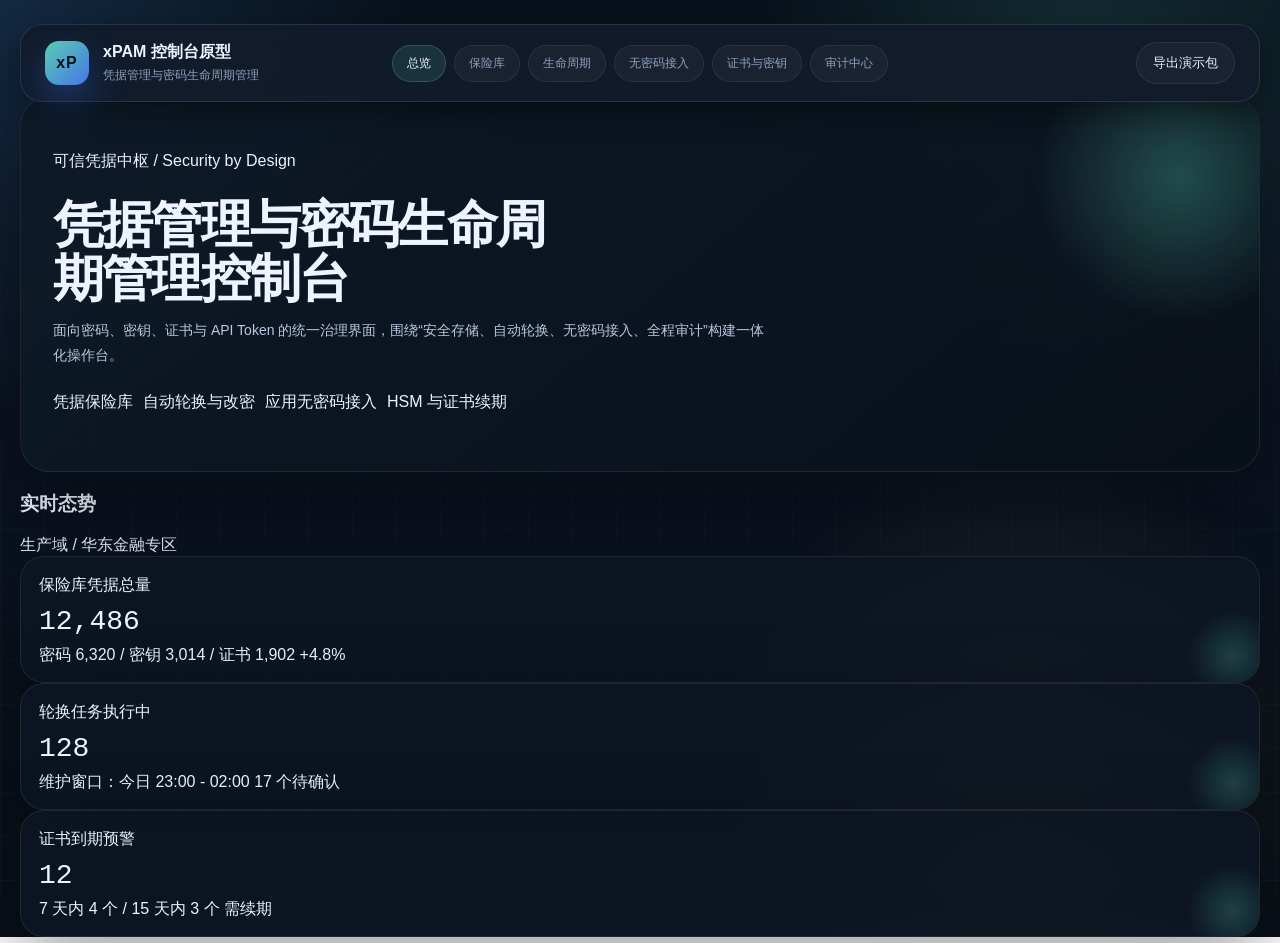
<file: index.html>
<!DOCTYPE html>
<html lang="zh-CN">
  <head>
    <meta charset="UTF-8" />
    <meta name="viewport" content="width=device-width, initial-scale=1.0" />
    <title>xPAM 凭据管理总览</title>
    <link rel="stylesheet" href="./assets/css/common.css" />
  </head>
  <body>
    <div class="shell">
      <nav class="topbar">
        <div class="brand">
          <div class="brand-badge">xP</div>
          <div class="brand-meta">
            <h1>xPAM 控制台原型</h1>
            <p>凭据管理与密码生命周期管理</p>
          </div>
        </div>
        <div class="nav-pills">
          <a href="./index.html" class="pill active">总览</a>
          <a href="./vault.html" class="pill">保险库</a>
          <a href="./lifecycle.html" class="pill">生命周期</a>
          <a href="./passwordless.html" class="pill">无密码接入</a>
          <a href="./cert-key.html" class="pill">证书与密钥</a>
          <a href="./audit.html" class="pill">审计中心</a>
        </div>
        <div class="top-actions">
          <button class="ghost-btn">导出演示包</button>
        </div>
      </nav>

      <header class="hero">
        <div class="hero-tags">
          <span class="tag">可信凭据中枢 / Security by Design</span>
        </div>
        <h2 class="hero-title">凭据管理与密码生命周期管理控制台</h2>
        <p class="hero-desc">
          面向密码、密钥、证书与 API Token 的统一治理界面，围绕“安全存储、自动轮换、无密码接入、全程审计”构建一体化操作台。
        </p>
        <div class="hero-tags" style="margin-top: 24px">
          <span class="tag">凭据保险库</span>
          <span class="tag">自动轮换与改密</span>
          <span class="tag">应用无密码接入</span>
          <span class="tag">HSM 与证书续期</span>
        </div>
      </header>

      <section class="section">
        <div class="section-header">
          <h3>实时态势</h3>
          <span class="section-hint">生产域 / 华东金融专区</span>
        </div>
        <div class="grid-3">
          <div class="metric-card">
            <span class="metric-title">保险库凭据总量</span>
            <div class="metric-value">12,486</div>
            <div class="metric-trend">
              <span>密码 6,320 / 密钥 3,014 / 证书 1,902</span>
              <span class="trend-up">+4.8%</span>
            </div>
          </div>
          <div class="metric-card">
            <span class="metric-title">轮换任务执行中</span>
            <div class="metric-value">128</div>
            <div class="metric-trend">
              <span>维护窗口：今日 23:00 - 02:00</span>
              <span class="trend-info">17 个待确认</span>
            </div>
          </div>
          <div class="metric-card">
            <span class="metric-title">证书到期预警</span>
            <div class="metric-value">12</div>
            <div class="metric-trend">
              <span>7 天内 4 个 / 15 天内 3 个</span>
              <span class="trend-warn">需续期</span>
            </div>
          </div>
        </div>
      </section>
    </div>
  </body>
</html>
</file>
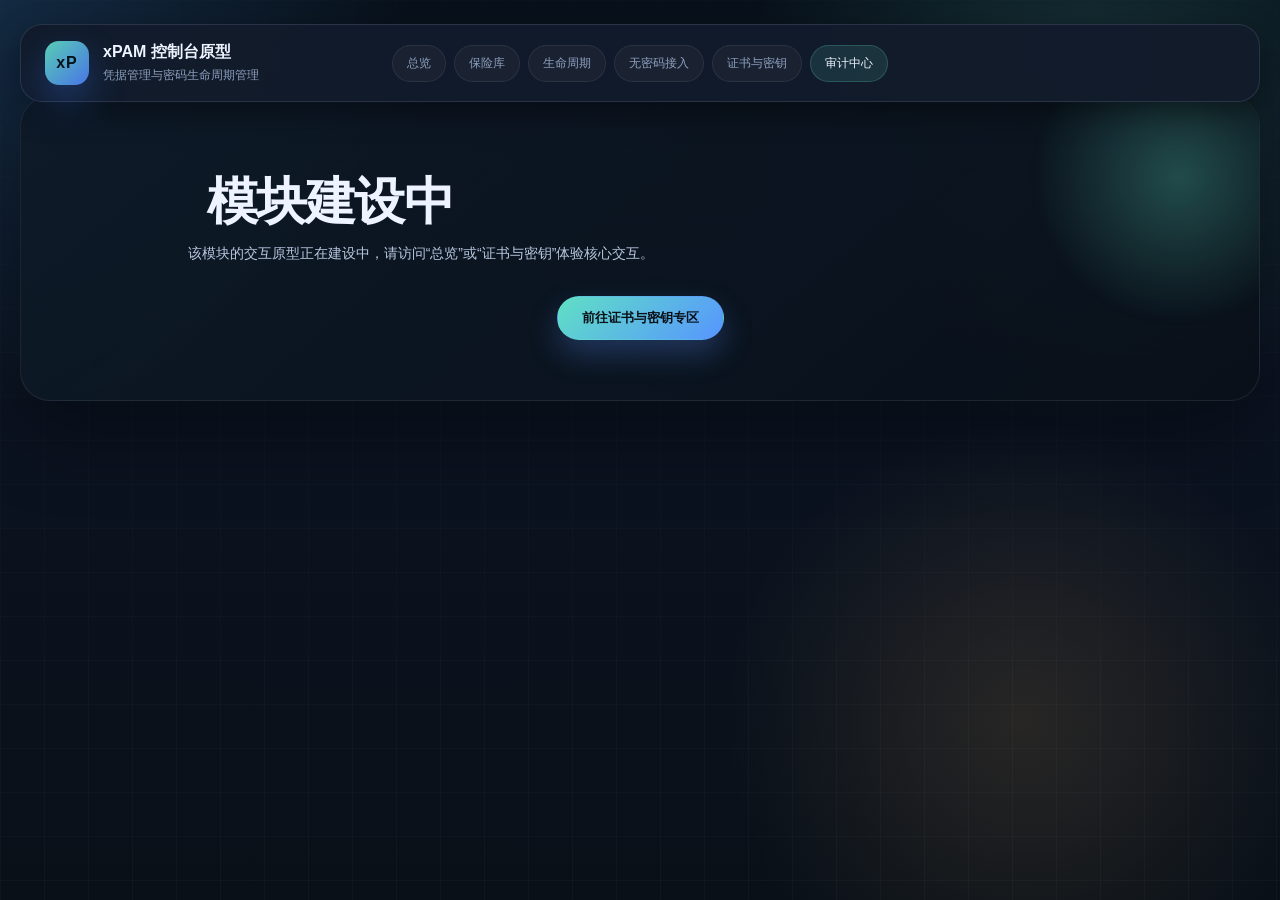
<file: audit.html>
<!DOCTYPE html>
<html lang="zh-CN">
  <head>
    <meta charset="UTF-8" />
    <meta name="viewport" content="width=device-width, initial-scale=1.0" />
    <title>模块建设中 - xPAM</title>
    <link rel="stylesheet" href="./assets/css/common.css" />
  </head>
  <body>
    <div class="shell">
      <nav class="topbar">
        <div class="brand">
          <div class="brand-badge">xP</div>
          <div class="brand-meta">
            <h1>xPAM 控制台原型</h1>
            <p>凭据管理与密码生命周期管理</p>
          </div>
        </div>
        <div class="nav-pills">
          <a href="./index.html" class="pill">总览</a>
          <a href="./vault.html" class="pill">保险库</a>
          <a href="./lifecycle.html" class="pill">生命周期</a>
          <a href="./passwordless.html" class="pill">无密码接入</a>
          <a href="./cert-key.html" class="pill">证书与密钥</a>
          <a href="./audit.html" class="pill active">审计中心</a>
        </div>
      </nav>

      <header class="hero" style="padding: 60px 40px; text-align: center;">
        <h2 class="hero-title">模块建设中</h2>
        <p class="hero-desc">该模块的交互原型正在建设中，请访问“总览”或“证书与密钥”体验核心交互。</p>
        <div style="margin-top: 30px;">
          <a href="./cert-key.html" class="primary-btn" style="padding: 12px 24px; display: inline-block;">前往证书与密钥专区</a>
        </div>
      </header>
    </div>
  </body>
</html>
</file>
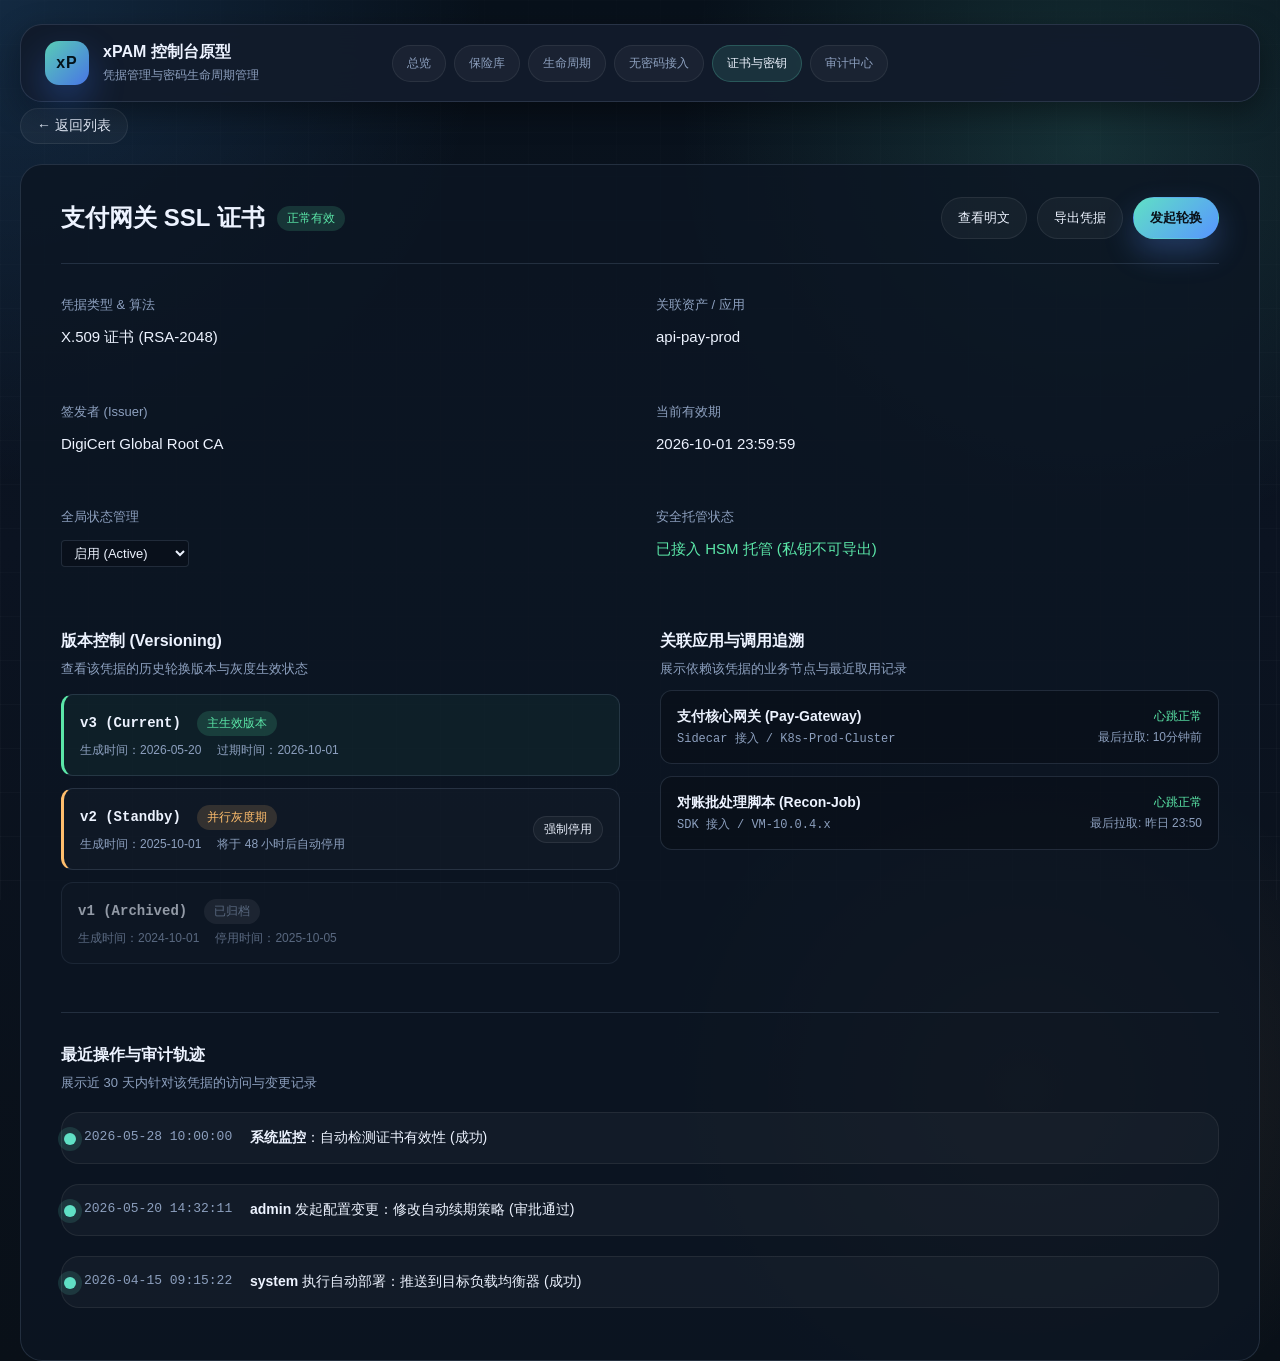
<file: cert-detail.html>
<!DOCTYPE html>
<html lang="zh-CN">
  <head>
    <meta charset="UTF-8" />
    <meta name="viewport" content="width=device-width, initial-scale=1.0" />
    <title>凭据详情 - xPAM</title>
    <link rel="stylesheet" href="./assets/css/common.css" />
    <link rel="stylesheet" href="./assets/css/cert-key.css" />
    <style>
      .detail-container {
        background: var(--panel);
        border: 1px solid var(--line);
        border-radius: var(--radius-lg);
        padding: 32px 40px;
        margin-top: 20px;
      }
      .detail-header {
        display: flex;
        justify-content: space-between;
        align-items: center;
        border-bottom: 1px solid var(--line);
        padding-bottom: 24px;
        margin-bottom: 32px;
      }
      .detail-header h3 {
        margin: 0;
        font-size: 24px;
        display: flex;
        align-items: center;
        gap: 12px;
      }
      .detail-grid {
        display: grid;
        grid-template-columns: repeat(2, 1fr);
        gap: 32px;
      }
      .detail-group {
        display: flex;
        flex-direction: column;
        gap: 8px;
      }
      .detail-label {
        color: var(--muted);
        font-size: 13px;
      }
      .detail-value {
        font-size: 15px;
        color: var(--text);
        word-break: break-all;
      }
      .timeline-section {
        margin-top: 48px;
        border-top: 1px solid var(--line);
        padding-top: 32px;
      }
      .timeline-list {
        margin-top: 20px;
      }
      .timeline-item {
        display: flex;
        gap: 16px;
        margin-bottom: 20px;
      }
      .timeline-time {
        font-family: var(--mono);
        color: var(--muted);
        font-size: 13px;
        width: 150px;
        flex-shrink: 0;
      }
      .timeline-content {
        flex: 1;
        font-size: 14px;
      }
      .status-badge {
        display: inline-block;
        padding: 4px 10px;
        border-radius: 99px;
        font-size: 12px;
        font-weight: 500;
      }
      .status-active { background: rgba(91, 230, 168, 0.15); color: var(--success); }
    </style>
  </head>
  <body>
    <div class="shell">
      <!-- 顶部导航 -->
      <nav class="topbar">
        <div class="brand">
          <div class="brand-badge">xP</div>
          <div class="brand-meta">
            <h1>xPAM 控制台原型</h1>
            <p>凭据管理与密码生命周期管理</p>
          </div>
        </div>
        <div class="nav-pills">
          <a href="./index.html" class="pill">总览</a>
          <a href="./vault.html" class="pill">保险库</a>
          <a href="./lifecycle.html" class="pill">生命周期</a>
          <a href="./passwordless.html" class="pill">无密码接入</a>
          <a href="./cert-key.html" class="pill active">证书与密钥</a>
          <a href="./audit.html" class="pill">审计中心</a>
        </div>
      </nav>

      <!-- 页面导航返回 -->
      <div style="margin-top: 30px;">
        <a href="./cert-key.html" class="ghost-btn" style="padding: 8px 16px; font-size: 14px; display: inline-flex; align-items: center; gap: 8px;">
          ← 返回列表
        </a>
      </div>

      <div class="detail-container">
        <div class="detail-header">
          <h3 id="detailName">
            支付网关 SSL 证书
            <span class="status-badge status-active">正常有效</span>
          </h3>
          <div class="top-actions">
            <button class="ghost-btn" onclick="openActionModal('view')">查看明文</button>
            <button class="ghost-btn" onclick="openActionModal('export')">导出凭据</button>
            <button class="primary-btn" onclick="openActionModal('rotate')">发起轮换</button>
          </div>
        </div>

        <div class="detail-grid">
          <div class="detail-group">
            <div class="detail-label">凭据类型 & 算法</div>
            <div class="detail-value" id="detailType">X.509 证书 (RSA-2048)</div>
          </div>
          <div class="detail-group">
            <div class="detail-label">关联资产 / 应用</div>
            <div class="detail-value" id="detailAsset">api-pay-prod</div>
          </div>
          <div class="detail-group">
            <div class="detail-label">签发者 (Issuer)</div>
            <div class="detail-value">DigiCert Global Root CA</div>
          </div>
          <div class="detail-group">
            <div class="detail-label">当前有效期</div>
            <div class="detail-value" id="detailExpiry">2026-10-01 23:59:59</div>
          </div>
          <div class="detail-group">
            <div class="detail-label">全局状态管理</div>
            <div class="detail-value">
              <select id="statusSelect" style="background: rgba(0,0,0,0.2); border: 1px solid var(--line); color: var(--text); padding: 4px 8px; border-radius: 4px; font-family: inherit; font-size: 13px; outline: none;" onchange="handleStatusChange()">
                <option value="active" selected>启用 (Active)</option>
                <option value="disabled">停用 (Disabled)</option>
                <option value="revoked">吊销 (Revoked)</option>
              </select>
            </div>
          </div>
          <div class="detail-group">
            <div class="detail-label">安全托管状态</div>
            <div class="detail-value" style="color: var(--success);">已接入 HSM 托管 (私钥不可导出)</div>
          </div>
        </div>

        <div class="timeline-section" style="border-top: none; padding-top: 0; margin-top: 40px; display: grid; grid-template-columns: 1fr 1fr; gap: 40px;">
          <!-- 左侧：版本控制 -->
          <div>
            <h4 style="margin: 0 0 8px 0; font-size: 16px;">版本控制 (Versioning)</h4>
            <p style="margin: 0; font-size: 13px; color: var(--muted);">查看该凭据的历史轮换版本与灰度生效状态</p>
            
            <div class="version-list">
              <div class="version-item active">
                <div class="version-info">
                  <div class="version-id">v3 (Current) <span class="status-badge status-active" style="margin-left: 8px;">主生效版本</span></div>
                  <div class="version-meta">
                    <span>生成时间：2026-05-20</span>
                    <span>过期时间：2026-10-01</span>
                  </div>
                </div>
              </div>
              <div class="version-item standby">
                <div class="version-info">
                  <div class="version-id">v2 (Standby) <span class="status-badge status-warning" style="margin-left: 8px;">并行灰度期</span></div>
                  <div class="version-meta">
                    <span>生成时间：2025-10-01</span>
                    <span>将于 48 小时后自动停用</span>
                  </div>
                </div>
                <button class="ghost-btn" style="padding: 4px 10px; font-size: 12px;">强制停用</button>
              </div>
              <div class="version-item" style="opacity: 0.6;">
                <div class="version-info">
                  <div class="version-id">v1 (Archived) <span class="status-badge" style="background: rgba(255,255,255,0.1); color: var(--muted); margin-left: 8px;">已归档</span></div>
                  <div class="version-meta">
                    <span>生成时间：2024-10-01</span>
                    <span>停用时间：2025-10-05</span>
                  </div>
                </div>
              </div>
            </div>
          </div>

          <!-- 右侧：关联调用与追溯 -->
          <div>
            <h4 style="margin: 0 0 8px 0; font-size: 16px;">关联应用与调用追溯</h4>
            <p style="margin: 0; font-size: 13px; color: var(--muted);">展示依赖该凭据的业务节点与最近取用记录</p>
            
            <div class="relation-card">
              <div>
                <strong style="font-size: 14px;">支付核心网关 (Pay-Gateway)</strong>
                <div style="font-size: 12px; color: var(--muted); margin-top: 4px; font-family: var(--mono);">Sidecar 接入 / K8s-Prod-Cluster</div>
              </div>
              <div style="text-align: right;">
                <div style="font-size: 12px; color: var(--success);">心跳正常</div>
                <div style="font-size: 12px; color: var(--muted); margin-top: 4px;">最后拉取: 10分钟前</div>
              </div>
            </div>
            
            <div class="relation-card">
              <div>
                <strong style="font-size: 14px;">对账批处理脚本 (Recon-Job)</strong>
                <div style="font-size: 12px; color: var(--muted); margin-top: 4px; font-family: var(--mono);">SDK 接入 / VM-10.0.4.x</div>
              </div>
              <div style="text-align: right;">
                <div style="font-size: 12px; color: var(--success);">心跳正常</div>
                <div style="font-size: 12px; color: var(--muted); margin-top: 4px;">最后拉取: 昨日 23:50</div>
              </div>
            </div>
          </div>
        </div>

        <div class="timeline-section">
          <h4 style="margin: 0 0 8px 0; font-size: 16px;">最近操作与审计轨迹</h4>
          <p style="margin: 0; font-size: 13px; color: var(--muted);">展示近 30 天内针对该凭据的访问与变更记录</p>
          
          <div class="timeline-list">
            <div class="timeline-item">
              <div class="timeline-time">2026-05-28 10:00:00</div>
              <div class="timeline-content">
                <strong>系统监控</strong>：自动检测证书有效性 (成功)
              </div>
            </div>
            <div class="timeline-item">
              <div class="timeline-time">2026-05-20 14:32:11</div>
              <div class="timeline-content">
                <strong>admin</strong> 发起配置变更：修改自动续期策略 (审批通过)
              </div>
            </div>
            <div class="timeline-item">
              <div class="timeline-time">2026-04-15 09:15:22</div>
              <div class="timeline-content">
                <strong>system</strong> 执行自动部署：推送到目标负载均衡器 (成功)
              </div>
            </div>
          </div>
        </div>
      </div>
    </div>

    <!-- 高级操作弹窗 (Modal) -->
    <div class="modal-overlay" id="actionModal">
      <div class="modal" style="width: 540px;">
        <div class="modal-header">
          <h3 id="modalTitle">安全操作</h3>
          <button class="close-btn" style="font-size: 20px;" onclick="closeActionModal()">&times;</button>
        </div>
        <div class="modal-body" id="modalBodyContent">
          <!-- 动态渲染表单内容 -->
        </div>
        <div class="modal-footer">
          <button class="ghost-btn" onclick="closeActionModal()">取消</button>
          <button class="primary-btn" id="modalSubmitBtn" onclick="submitActionModal()">确认执行</button>
        </div>
      </div>
    </div>

    <script>
      // 简单模拟从 URL 获取 ID 并替换页面标题（实际开发会请求后端接口）
      const urlParams = new URLSearchParams(window.location.search);
      const id = urlParams.get('id');
      
      const mockData = [
        { id: 1, name: "支付网关 SSL 证书", typeLabel: "X.509 证书", asset: "api-pay-prod", expiry: "2026-10-01" },
        { id: 2, name: "核心集群 SSH 密钥", typeLabel: "SSH 密钥", asset: "10.0.x.x (50 台)", expiry: "2026-12-31" },
        { id: 3, name: "开放平台 Open API Token", typeLabel: "API Token", asset: "第三方调用者", expiry: "2026-06-02" },
      ];

      if (id) {
        const item = mockData.find(d => d.id == id);
        if (item) {
          document.getElementById('detailName').childNodes[0].nodeValue = item.name + " ";
          document.getElementById('detailType').innerText = item.typeLabel;
          document.getElementById('detailAsset').innerText = item.asset;
          document.getElementById('detailExpiry').innerText = item.expiry;
        }
      }

      function handleStatusChange() {
        const val = document.getElementById('statusSelect').value;
        const statusBadge = document.querySelector('#detailName .status-badge');
        
        if (val === 'active') {
          statusBadge.className = 'status-badge status-active';
          statusBadge.innerText = '正常有效';
        } else if (val === 'disabled') {
          statusBadge.className = 'status-badge';
          statusBadge.style.background = 'rgba(255,255,255,0.1)';
          statusBadge.style.color = 'var(--muted)';
          statusBadge.innerText = '已停用';
        } else if (val === 'revoked') {
          statusBadge.className = 'status-badge status-danger';
          statusBadge.style.background = '';
          statusBadge.style.color = '';
          statusBadge.innerText = '已吊销';
        }
      }

      // 高级操作弹窗逻辑
      let currentActionType = '';
      
      function openActionModal(type) {
        currentActionType = type;
        const modal = document.getElementById('actionModal');
        const title = document.getElementById('modalTitle');
        const body = document.getElementById('modalBodyContent');
        const btn = document.getElementById('modalSubmitBtn');
        
        btn.style.display = 'block';
        btn.innerText = '提交审批';
        btn.className = 'primary-btn';
        
        if (type === 'view') {
          title.innerText = '查看明文 - 敏感操作申请';
          body.innerHTML = `
            <div class="form-group">
              <label>警告信息</label>
              <div style="background: rgba(255, 127, 134, 0.1); border: 1px solid var(--danger); color: var(--danger); padding: 12px; border-radius: 6px; font-size: 13px;">
                凭据不以外部明文落盘。查看明文属于例外操作，将被全程记录并在明文上叠加访问者数字水印。
              </div>
            </div>
            <div class="form-group">
              <label>安全验证 (MFA)</label>
              <input type="text" placeholder="请输入您的 6 位动态令牌" />
            </div>
            <div class="form-group" style="margin-bottom: 0;">
              <label>操作理由</label>
              <input type="text" placeholder="必填：请输入工单号或破玻璃应急理由" />
            </div>
          `;
        } else if (type === 'export') {
          title.innerText = '导出凭据 - 高危操作审批';
          body.innerHTML = `
            <div class="form-group">
              <label>风险提示</label>
              <div style="background: rgba(255, 190, 109, 0.1); border: 1px solid var(--accent-2); color: var(--accent-2); padding: 12px; border-radius: 6px; font-size: 13px;">
                导出私钥或证书包属于高危操作。导出文件将被加密，且仅限于单次使用。
              </div>
            </div>
            <div class="form-group">
              <label>导出格式</label>
              <select>
                <option>PKCS#12 (.p12 / .pfx) - 带密码保护</option>
                <option>PEM (.pem) - 仅限应急破玻璃</option>
              </select>
            </div>
            <div class="form-group">
              <label>设定解压密码</label>
              <input type="password" placeholder="用于保护导出的归档包" />
            </div>
            <div class="form-group" style="margin-bottom: 0;">
              <label>审批流</label>
              <div style="font-size: 13px; color: var(--text); padding: 10px; background: rgba(0,0,0,0.2); border: 1px solid var(--line); border-radius: 6px;">
                当前安全域策略要求：<strong>部门安全接口人 + 超级管理员 双签</strong>
              </div>
            </div>
          `;
        } else if (type === 'rotate') {
          title.innerText = '发起受控轮换';
          body.innerHTML = `
            <div class="form-group">
              <label>生成策略</label>
              <select>
                <option>由 xPAM 自动生成高强度密钥对/密码</option>
                <option>由 HSM 密码机生成</option>
                <option>手动导入 (需合规校验)</option>
              </select>
            </div>
            <div class="form-group">
              <label>生效与灰度策略</label>
              <select>
                <option>产生双版本并存，48小时后停用旧版本 (平滑轮换)</option>
                <option>立即停用旧版本，仅保留新版本 (紧急切断)</option>
              </select>
            </div>
            <div class="form-group" style="margin-bottom: 0;">
              <label>轮换后回调通知</label>
              <div style="display: flex; align-items: center; gap: 8px; font-size: 13px; margin-top: 8px;">
                <input type="checkbox" checked style="width:16px;height:16px;accent-color:var(--accent);">
                <span>触发关联应用的 Sidecar / SDK 重新拉取</span>
              </div>
            </div>
          `;
          btn.innerText = '立即执行';
        }

        modal.classList.add('open');
      }

      function closeActionModal() {
        document.getElementById('actionModal').classList.remove('open');
      }

      function submitActionModal() {
        const btn = document.getElementById('modalSubmitBtn');
        const body = document.getElementById('modalBodyContent');
        const oldText = btn.innerText;
        btn.innerText = "处理中...";
        
        setTimeout(() => {
          if (currentActionType === 'view') {
            btn.style.display = 'none';
            body.innerHTML = `
              <div style="text-align: center; padding: 20px 0;">
                <div style="color: var(--success); font-size: 40px; margin-bottom: 16px;">✓</div>
                <h4 style="margin:0 0 16px 0; font-size: 16px;">验证通过，明文展示如下</h4>
                <div style="position: relative; padding: 24px; background: #000; border: 1px dashed var(--line); border-radius: 8px; font-family: var(--mono); color: #e6edf3; font-size: 14px; word-break: break-all; user-select: none;">
                  <div style="position: absolute; inset: 0; display: flex; align-items: center; justify-content: center; font-size: 32px; font-weight: bold; color: rgba(255,255,255,0.06); transform: rotate(-15deg); pointer-events: none;">xPAM-Audit-Admin</div>
                  -----BEGIN PRIVATE KEY-----<br>
                  MIIEvQIBADANBgkqhkiG9w0BAQEFAASCBKcwggSjAgEAAoIBAQDE...
                  (因演示目的截断)
                  <br>-----END PRIVATE KEY-----
                </div>
                <div style="margin-top: 16px; font-size: 12px; color: var(--danger);">此明文将在 <strong id="countdown">60</strong> 秒后自动销毁</div>
              </div>
            `;
            let count = 60;
            const timer = setInterval(() => {
              count--;
              const cd = document.getElementById('countdown');
              if(cd) cd.innerText = count;
              if(count <= 0) {
                clearInterval(timer);
                closeActionModal();
              }
            }, 1000);
          } else {
            btn.innerText = oldText;
            closeActionModal();
            alert("操作已提交并生成审计流水！");
          }
        }, 800);
      }
    </script>
  </body>
</html>
</file>
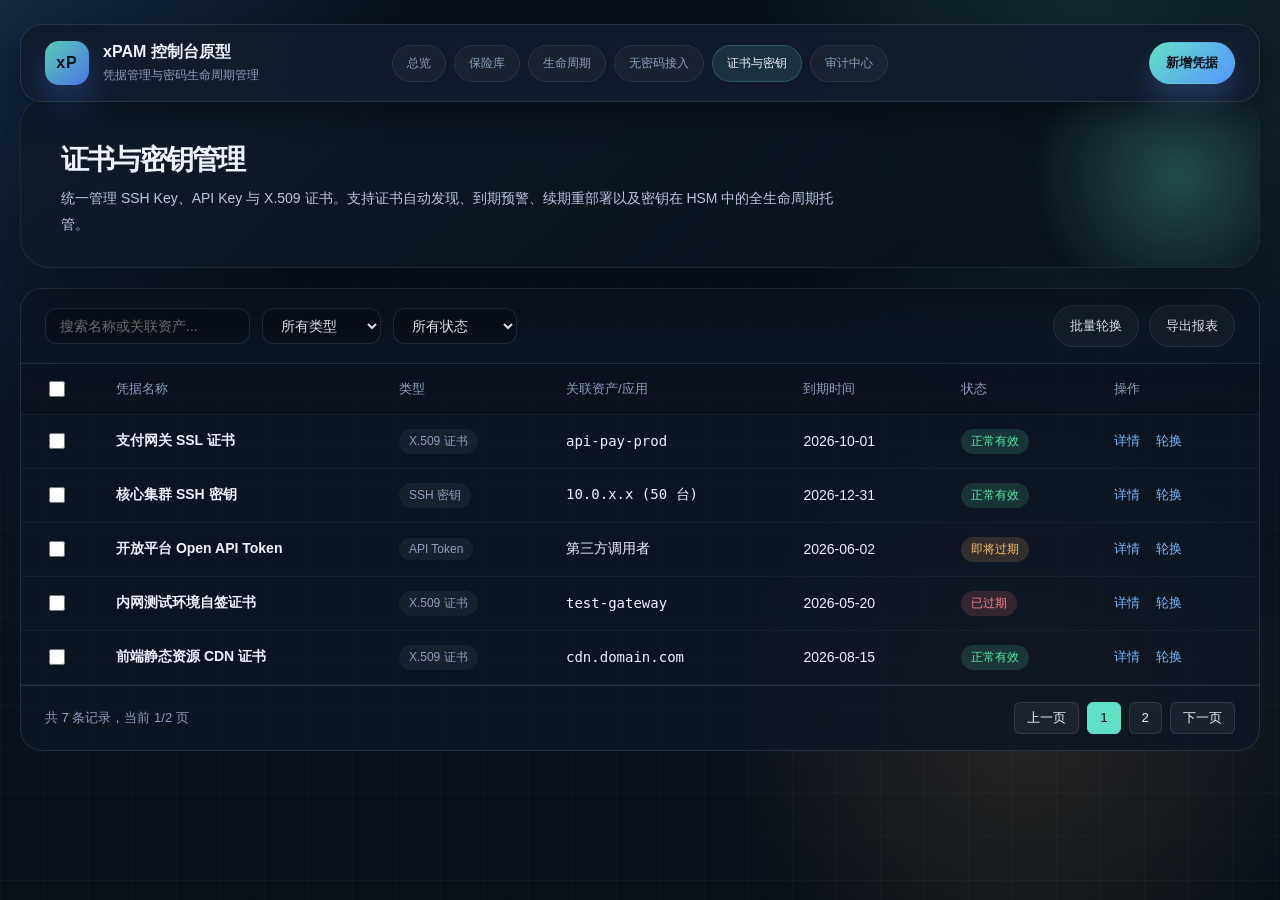
<file: cert-key.html>
<!DOCTYPE html>
<html lang="zh-CN">
  <head>
    <meta charset="UTF-8" />
    <meta name="viewport" content="width=device-width, initial-scale=1.0" />
    <title>证书与密钥管理 - xPAM</title>
    <link rel="stylesheet" href="./assets/css/common.css" />
    <link rel="stylesheet" href="./assets/css/cert-key.css" />
  </head>
  <body>
    <div class="shell">
      <!-- 顶部导航 -->
      <nav class="topbar">
        <div class="brand">
          <div class="brand-badge">xP</div>
          <div class="brand-meta">
            <h1>xPAM 控制台原型</h1>
            <p>凭据管理与密码生命周期管理</p>
          </div>
        </div>
        <div class="nav-pills">
          <a href="./index.html" class="pill">总览</a>
          <a href="./vault.html" class="pill">保险库</a>
          <a href="./lifecycle.html" class="pill">生命周期</a>
          <a href="./passwordless.html" class="pill">无密码接入</a>
          <a href="./cert-key.html" class="pill active">证书与密钥</a>
          <a href="./audit.html" class="pill">审计中心</a>
        </div>
        <div class="top-actions">
          <button class="primary-btn" onclick="openModal()">新增凭据</button>
        </div>
      </nav>

      <!-- 页面标题 -->
      <header class="hero" style="padding: 30px 40px; text-align: left; align-items: flex-start;">
        <h2 class="hero-title" style="font-size: 28px;">证书与密钥管理</h2>
        <p class="hero-desc" style="max-width: 800px; margin: 10px 0 0 0;">
          统一管理 SSH Key、API Key 与 X.509 证书。支持证书自动发现、到期预警、续期重部署以及密钥在 HSM 中的全生命周期托管。
        </p>
      </header>

      <!-- 表格区域 -->
      <section class="table-container">
        <!-- 筛选工具栏 -->
        <div class="table-toolbar">
          <div class="filter-group">
            <input type="text" class="filter-input" id="searchInput" placeholder="搜索名称或关联资产..." oninput="filterTable()" />
            <select class="filter-select" id="typeFilter" onchange="filterTable()">
              <option value="all">所有类型</option>
              <option value="cert">X.509 证书</option>
              <option value="ssh">SSH 密钥</option>
              <option value="api">API Token</option>
            </select>
            <select class="filter-select" id="statusFilter" onchange="filterTable()">
              <option value="all">所有状态</option>
              <option value="active">正常有效</option>
              <option value="warning">即将过期</option>
              <option value="danger">已过期/异常</option>
            </select>
          </div>
          <div class="top-actions">
            <button class="ghost-btn" onclick="openRotateModal()">批量轮换</button>
            <button class="ghost-btn">导出报表</button>
          </div>
        </div>

        <!-- 数据表格 -->
        <table class="data-table">
          <thead>
            <tr>
              <th style="width: 40px;"><input type="checkbox" id="selectAll" onclick="toggleAllCheckboxes()" /></th>
              <th>凭据名称</th>
              <th>类型</th>
              <th>关联资产/应用</th>
              <th>到期时间</th>
              <th>状态</th>
              <th>操作</th>
            </tr>
          </thead>
          <tbody id="tableBody">
            <!-- 动态渲染数据 -->
          </tbody>
        </table>

        <!-- 分页器 -->
        <div class="pagination">
          <span id="pageInfo">共 12 条记录，当前 1/2 页</span>
          <div class="page-controls">
            <button class="page-btn" onclick="prevPage()">上一页</button>
            <button class="page-btn active">1</button>
            <button class="page-btn">2</button>
            <button class="page-btn" onclick="nextPage()">下一页</button>
          </div>
        </div>
      </section>
    </div>

    <!-- 详情抽屉 (Drawer) -->
    <div class="drawer-overlay" id="detailDrawer" onclick="closeDrawer(event)">
      <div class="drawer" onclick="event.stopPropagation()">
        <div class="drawer-header">
          <h3 id="drawerTitle">凭据详情</h3>
          <button class="close-btn" onclick="closeDrawer(true)">&times;</button>
        </div>
        <div class="drawer-body">
          <div class="detail-group">
            <div class="detail-label">凭据类型 & 算法</div>
            <div class="detail-value" id="drawerType">X.509 证书 (RSA-2048)</div>
          </div>
          <div class="detail-group">
            <div class="detail-label">签发者 (Issuer)</div>
            <div class="detail-value">DigiCert Global Root CA</div>
          </div>
          <div class="detail-group">
            <div class="detail-label">有效期</div>
            <div class="detail-value" id="drawerExpiry">2026-10-01 23:59:59</div>
          </div>
          <div class="detail-group">
            <div class="detail-label">关联策略</div>
            <div class="detail-value">到期前 30 天预警 / 到期前 7 天自动续期</div>
          </div>
          <div class="detail-group">
            <div class="detail-label">HSM 托管状态</div>
            <div class="detail-value" style="color: var(--success);">已托管 (私钥不可导出)</div>
          </div>
          <div class="detail-group">
            <div class="detail-label">最近审计事件</div>
            <div class="detail-value" style="font-family: var(--mono); font-size: 12px; color: var(--muted);">
              [2026-05-28 10:00:00] 系统自动检测证书有效性 (成功)<br>
              [2026-05-20 14:32:11] admin 发起自动续期配置变更 (审批通过)
            </div>
          </div>
        </div>
      </div>
    </div>

    <!-- 新增/轮换 弹窗 (Modal) -->
    <div class="modal-overlay" id="actionModal">
      <div class="modal">
        <div class="modal-header">
          <h3 id="modalTitle">新增凭据</h3>
          <button class="close-btn" style="font-size: 20px;" onclick="closeModal()">&times;</button>
        </div>
        <div class="modal-body">
          <div class="form-group">
            <label>凭据名称</label>
            <input type="text" id="credNameInput" placeholder="输入标识名称" />
          </div>
          <div class="form-group">
            <label>凭据类型</label>
            <select>
              <option>X.509 证书</option>
              <option>SSH 密钥对</option>
              <option>API Token</option>
            </select>
          </div>
          <div class="form-group">
            <label>所属安全域</label>
            <select>
              <option>核心生产域</option>
              <option>第三方供应商域</option>
              <option>内部办公域</option>
            </select>
          </div>
          <div class="form-group" style="margin-bottom: 0;">
            <label>操作理由 (审计要求)</label>
            <input type="text" placeholder="请输入工单号或变更理由" />
          </div>
        </div>
        <div class="modal-footer">
          <button class="ghost-btn" onclick="closeModal()">取消</button>
          <button class="primary-btn" onclick="submitModal()">提交审批</button>
        </div>
      </div>
    </div>

    <script src="./assets/js/cert-key.js"></script>
  </body>
</html>
</file>
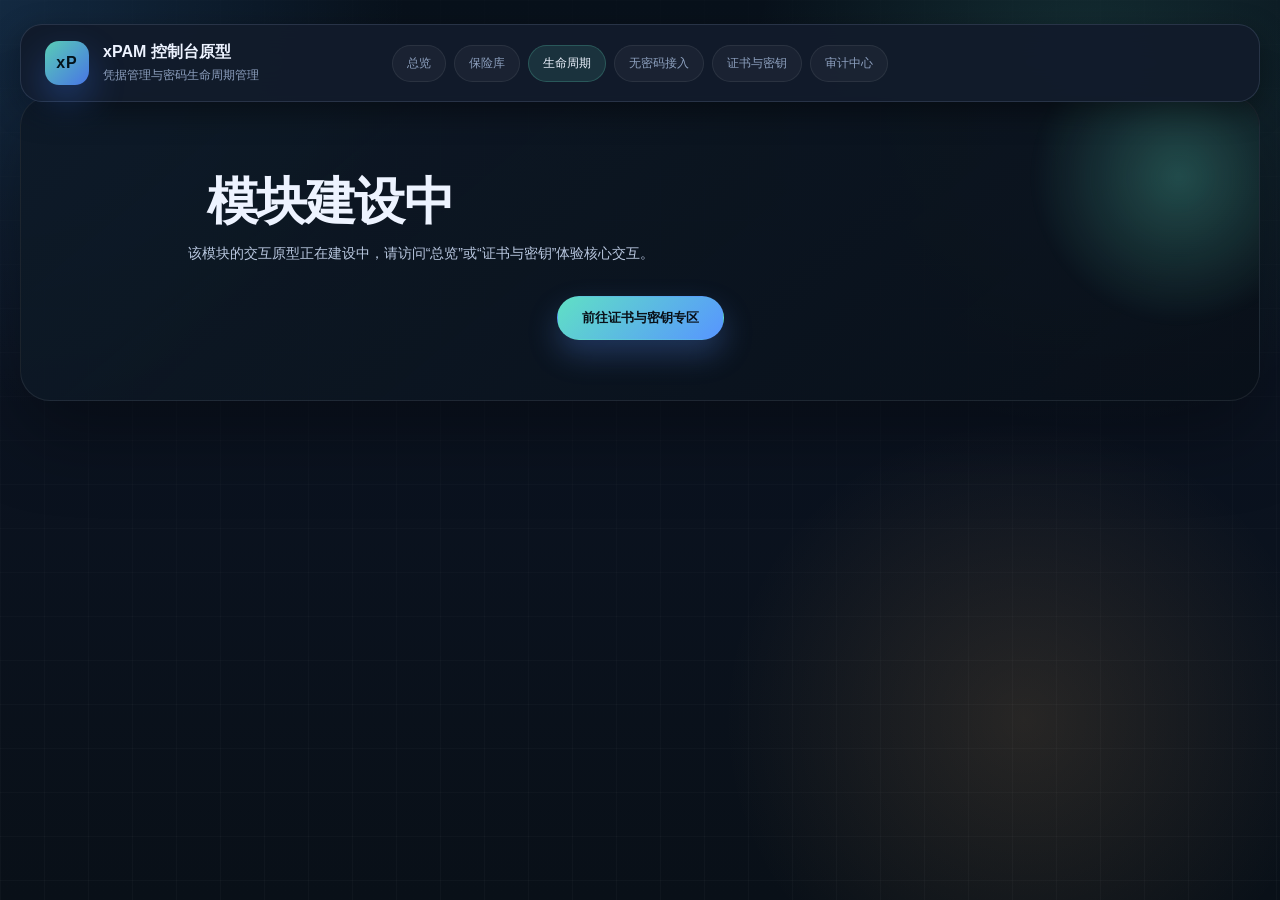
<file: lifecycle.html>
<!DOCTYPE html>
<html lang="zh-CN">
  <head>
    <meta charset="UTF-8" />
    <meta name="viewport" content="width=device-width, initial-scale=1.0" />
    <title>模块建设中 - xPAM</title>
    <link rel="stylesheet" href="./assets/css/common.css" />
  </head>
  <body>
    <div class="shell">
      <nav class="topbar">
        <div class="brand">
          <div class="brand-badge">xP</div>
          <div class="brand-meta">
            <h1>xPAM 控制台原型</h1>
            <p>凭据管理与密码生命周期管理</p>
          </div>
        </div>
        <div class="nav-pills">
          <a href="./index.html" class="pill">总览</a>
          <a href="./vault.html" class="pill">保险库</a>
          <a href="./lifecycle.html" class="pill active">生命周期</a>
          <a href="./passwordless.html" class="pill">无密码接入</a>
          <a href="./cert-key.html" class="pill">证书与密钥</a>
          <a href="./audit.html" class="pill">审计中心</a>
        </div>
      </nav>

      <header class="hero" style="padding: 60px 40px; text-align: center;">
        <h2 class="hero-title">模块建设中</h2>
        <p class="hero-desc">该模块的交互原型正在建设中，请访问“总览”或“证书与密钥”体验核心交互。</p>
        <div style="margin-top: 30px;">
          <a href="./cert-key.html" class="primary-btn" style="padding: 12px 24px; display: inline-block;">前往证书与密钥专区</a>
        </div>
      </header>
    </div>
  </body>
</html>
</file>
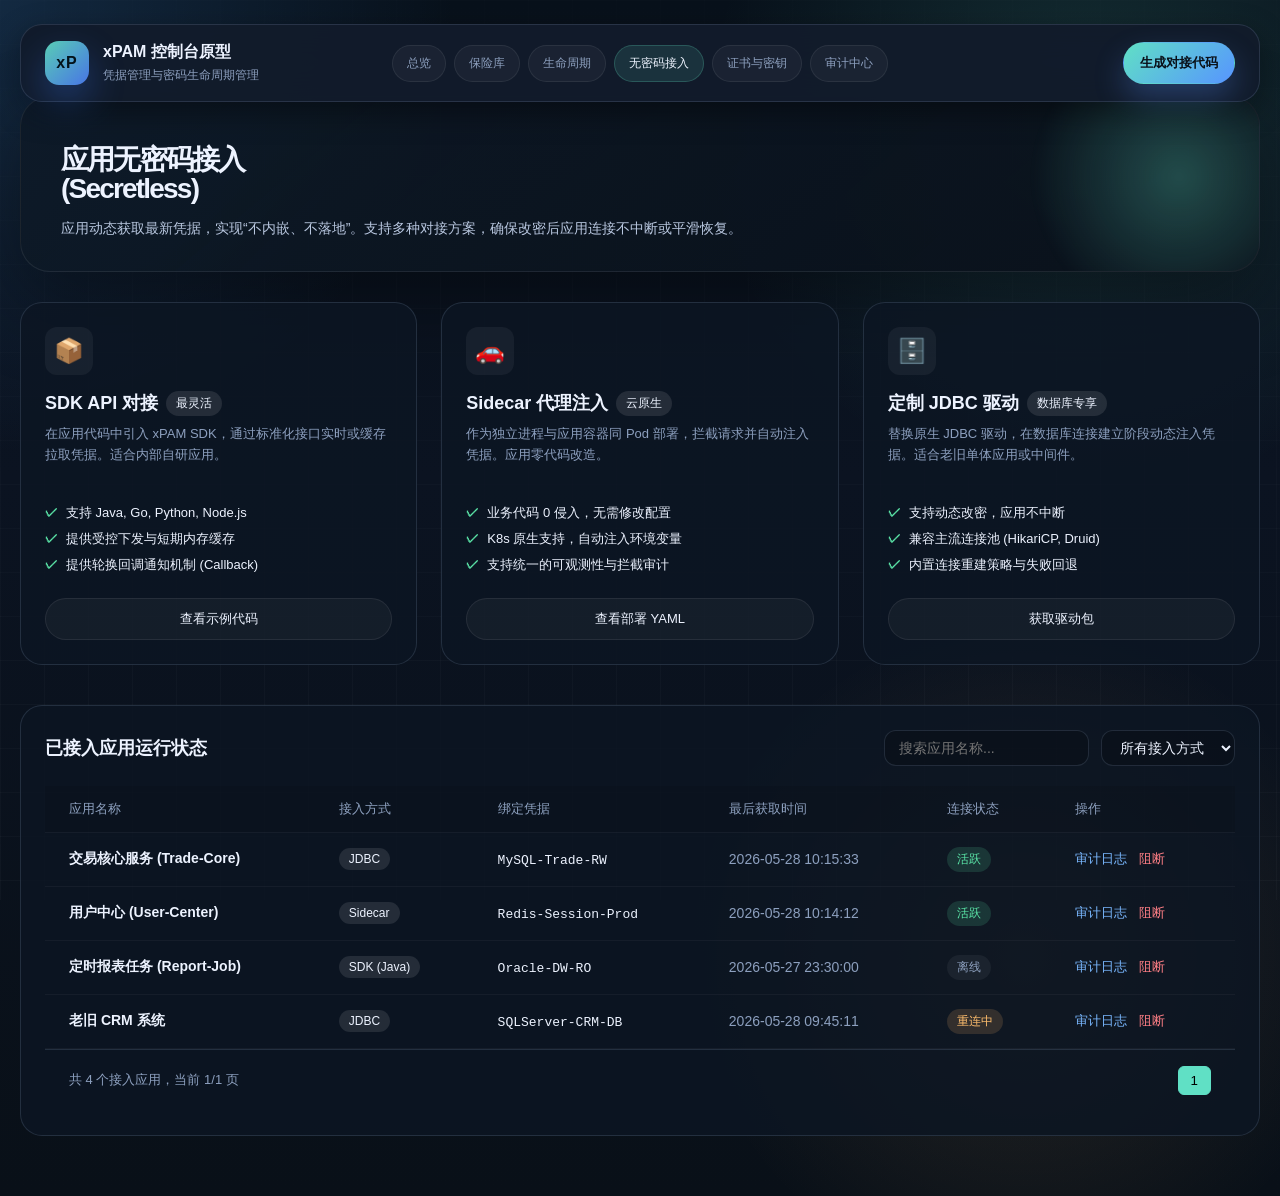
<file: passwordless.html>
<!DOCTYPE html>
<html lang="zh-CN">
  <head>
    <meta charset="UTF-8" />
    <meta name="viewport" content="width=device-width, initial-scale=1.0" />
    <title>应用无密码接入 - xPAM</title>
    <link rel="stylesheet" href="./assets/css/common.css" />
    <link rel="stylesheet" href="./assets/css/cert-key.css" />
    <link rel="stylesheet" href="./assets/css/passwordless.css" />
  </head>
  <body>
    <div class="shell">
      <!-- 顶部导航 -->
      <nav class="topbar">
        <div class="brand">
          <div class="brand-badge">xP</div>
          <div class="brand-meta">
            <h1>xPAM 控制台原型</h1>
            <p>凭据管理与密码生命周期管理</p>
          </div>
        </div>
        <div class="nav-pills">
          <a href="./index.html" class="pill">总览</a>
          <a href="./vault.html" class="pill">保险库</a>
          <a href="./lifecycle.html" class="pill">生命周期</a>
          <a href="./passwordless.html" class="pill active">无密码接入</a>
          <a href="./cert-key.html" class="pill">证书与密钥</a>
          <a href="./audit.html" class="pill">审计中心</a>
        </div>
        <div class="top-actions">
          <button class="primary-btn" onclick="openGenCodeModal()">生成对接代码</button>
        </div>
      </nav>

      <!-- 页面标题 -->
      <header class="hero" style="padding: 30px 40px; text-align: left; align-items: flex-start;">
        <h2 class="hero-title" style="font-size: 28px;">应用无密码接入 (Secretless)</h2>
        <p class="hero-desc" style="max-width: 800px; margin: 10px 0 0 0;">
          应用动态获取最新凭据，实现“不内嵌、不落地”。支持多种对接方案，确保改密后应用连接不中断或平滑恢复。
        </p>
      </header>

      <!-- 接入方案展示 -->
      <section style="margin-top: 30px;">
        <div class="scheme-grid">
          <!-- SDK 方案 -->
          <div class="scheme-card">
            <div class="scheme-icon">📦</div>
            <div class="scheme-title">
              SDK API 对接
              <span class="status-badge" style="background: rgba(255,255,255,0.1); color: var(--text);">最灵活</span>
            </div>
            <div class="scheme-desc">
              在应用代码中引入 xPAM SDK，通过标准化接口实时或缓存拉取凭据。适合内部自研应用。
            </div>
            <ul class="feature-list">
              <li>支持 Java, Go, Python, Node.js</li>
              <li>提供受控下发与短期内存缓存</li>
              <li>提供轮换回调通知机制 (Callback)</li>
            </ul>
            <button class="ghost-btn" style="width: 100%;" onclick="openGenCodeModal('sdk')">查看示例代码</button>
          </div>

          <!-- Sidecar 方案 -->
          <div class="scheme-card">
            <div class="scheme-icon">🚗</div>
            <div class="scheme-title">
              Sidecar 代理注入
              <span class="status-badge" style="background: rgba(255,255,255,0.1); color: var(--text);">云原生</span>
            </div>
            <div class="scheme-desc">
              作为独立进程与应用容器同 Pod 部署，拦截请求并自动注入凭据。应用零代码改造。
            </div>
            <ul class="feature-list">
              <li>业务代码 0 侵入，无需修改配置</li>
              <li>K8s 原生支持，自动注入环境变量</li>
              <li>支持统一的可观测性与拦截审计</li>
            </ul>
            <button class="ghost-btn" style="width: 100%;" onclick="openGenCodeModal('sidecar')">查看部署 YAML</button>
          </div>

          <!-- JDBC 代理方案 -->
          <div class="scheme-card">
            <div class="scheme-icon">🗄️</div>
            <div class="scheme-title">
              定制 JDBC 驱动
              <span class="status-badge" style="background: rgba(255,255,255,0.1); color: var(--text);">数据库专享</span>
            </div>
            <div class="scheme-desc">
              替换原生 JDBC 驱动，在数据库连接建立阶段动态注入凭据。适合老旧单体应用或中间件。
            </div>
            <ul class="feature-list">
              <li>支持动态改密，应用不中断</li>
              <li>兼容主流连接池 (HikariCP, Druid)</li>
              <li>内置连接重建策略与失败回退</li>
            </ul>
            <button class="ghost-btn" style="width: 100%;" onclick="openGenCodeModal('jdbc')">获取驱动包</button>
          </div>
        </div>
      </section>

      <!-- 已接入应用列表 -->
      <section class="app-list-container">
        <div class="app-list-header">
          <h3>已接入应用运行状态</h3>
          <div class="filter-group">
            <input type="text" class="filter-input" placeholder="搜索应用名称..." />
            <select class="filter-select">
              <option>所有接入方式</option>
              <option>SDK</option>
              <option>Sidecar</option>
              <option>JDBC</option>
            </select>
          </div>
        </div>
        
        <table class="data-table">
          <thead>
            <tr>
              <th>应用名称</th>
              <th>接入方式</th>
              <th>绑定凭据</th>
              <th>最后获取时间</th>
              <th>连接状态</th>
              <th>操作</th>
            </tr>
          </thead>
          <tbody>
            <tr>
              <td><strong>交易核心服务 (Trade-Core)</strong></td>
              <td><span class="status-badge" style="background: rgba(255,255,255,0.1);">JDBC</span></td>
              <td><span style="font-family: var(--mono); font-size: 13px;">MySQL-Trade-RW</span></td>
              <td style="color: var(--muted);">2026-05-28 10:15:33</td>
              <td><span class="status-badge status-active">活跃</span></td>
              <td><a class="action-link">审计日志</a><a class="action-link" style="color: var(--danger);">阻断</a></td>
            </tr>
            <tr>
              <td><strong>用户中心 (User-Center)</strong></td>
              <td><span class="status-badge" style="background: rgba(255,255,255,0.1);">Sidecar</span></td>
              <td><span style="font-family: var(--mono); font-size: 13px;">Redis-Session-Prod</span></td>
              <td style="color: var(--muted);">2026-05-28 10:14:12</td>
              <td><span class="status-badge status-active">活跃</span></td>
              <td><a class="action-link">审计日志</a><a class="action-link" style="color: var(--danger);">阻断</a></td>
            </tr>
            <tr>
              <td><strong>定时报表任务 (Report-Job)</strong></td>
              <td><span class="status-badge" style="background: rgba(255,255,255,0.1);">SDK (Java)</span></td>
              <td><span style="font-family: var(--mono); font-size: 13px;">Oracle-DW-RO</span></td>
              <td style="color: var(--muted);">2026-05-27 23:30:00</td>
              <td><span class="status-badge" style="background: rgba(255,255,255,0.05); color: var(--muted);">离线</span></td>
              <td><a class="action-link">审计日志</a><a class="action-link" style="color: var(--danger);">阻断</a></td>
            </tr>
            <tr>
              <td><strong>老旧 CRM 系统</strong></td>
              <td><span class="status-badge" style="background: rgba(255,255,255,0.1);">JDBC</span></td>
              <td><span style="font-family: var(--mono); font-size: 13px;">SQLServer-CRM-DB</span></td>
              <td style="color: var(--muted);">2026-05-28 09:45:11</td>
              <td><span class="status-badge status-warning">重连中</span></td>
              <td><a class="action-link">审计日志</a><a class="action-link" style="color: var(--danger);">阻断</a></td>
            </tr>
          </tbody>
        </table>
        
        <div class="pagination">
          <span>共 4 个接入应用，当前 1/1 页</span>
          <div class="page-controls">
            <button class="page-btn active">1</button>
          </div>
        </div>
      </section>
      
      <div class="footer-space" style="height: 60px;"></div>
    </div>

    <!-- 生成对接代码 弹窗 -->
    <div class="modal-overlay" id="genCodeModal">
      <div class="modal" style="width: 600px;">
        <div class="modal-header">
          <h3 id="codeModalTitle">生成对接代码</h3>
          <button class="close-btn" style="font-size: 20px;" onclick="closeGenCodeModal()">&times;</button>
        </div>
        <div class="modal-body">
          <div class="form-group">
            <label>目标应用名称</label>
            <input type="text" placeholder="输入将要接入的应用名称 (如: Order-Service)" id="appNameInput" />
          </div>
          <div class="form-group">
            <label>绑定的凭据标识</label>
            <select>
              <option>MySQL-Trade-RW</option>
              <option>Redis-Session-Prod</option>
              <option>Oracle-DW-RO</option>
            </select>
          </div>
          
          <div id="codePreview" style="display: none;">
            <label style="font-size: 13px; color: var(--muted); margin-bottom: 8px; display: block;">示例集成代码 (Java SDK)</label>
            <div class="code-block">
<span class="code-keyword">import</span> com.xpam.sdk.client.XPamClient;
<span class="code-keyword">import</span> com.xpam.sdk.model.Credential;

<span class="code-comment">// 1. 初始化客户端 (认证信息可通过环境变量注入)</span>
XPamClient client = <span class="code-keyword">new</span> XPamClient(<span class="code-string">"https://xpam-api.internal"</span>);

<span class="code-comment">// 2. 获取凭据 (自动处理缓存与轮换)</span>
Credential cred = client.getCredential(<span class="code-string">"MySQL-Trade-RW"</span>);

<span class="code-comment">// 3. 使用凭据连接</span>
<span class="code-keyword">String</span> dbUser = cred.getUsername();
<span class="code-keyword">String</span> dbPass = cred.getPassword();
            </div>
            <p style="font-size: 12px; color: var(--muted); margin-top: 8px;">
              * 注意：该凭据已配置“使用后即换”策略，调用后凭据将被系统自动轮换。
            </p>
          </div>
        </div>
        <div class="modal-footer">
          <button class="ghost-btn" onclick="closeGenCodeModal()">关闭</button>
          <button class="primary-btn" id="generateBtn" onclick="generateCode()">生成代码与 Token</button>
        </div>
      </div>
    </div>

    <script>
      function openGenCodeModal(type) {
        document.getElementById('codePreview').style.display = 'none';
        document.getElementById('generateBtn').style.display = 'block';
        document.getElementById('appNameInput').value = '';
        
        let title = "生成应用接入凭证";
        if (type === 'sdk') title = "获取 SDK 接入指引";
        if (type === 'sidecar') title = "生成 Sidecar 注入配置";
        if (type === 'jdbc') title = "获取 JDBC 驱动配置";
        
        document.getElementById('codeModalTitle').innerText = title;
        document.getElementById('genCodeModal').classList.add('open');
      }

      function closeGenCodeModal() {
        document.getElementById('genCodeModal').classList.remove('open');
      }

      function generateCode() {
        const btn = document.getElementById('generateBtn');
        const oldText = btn.innerText;
        btn.innerText = "生成中...";
        
        setTimeout(() => {
          btn.style.display = 'none';
          document.getElementById('codePreview').style.display = 'block';
        }, 500);
      }
    </script>
  </body>
</html>
</file>
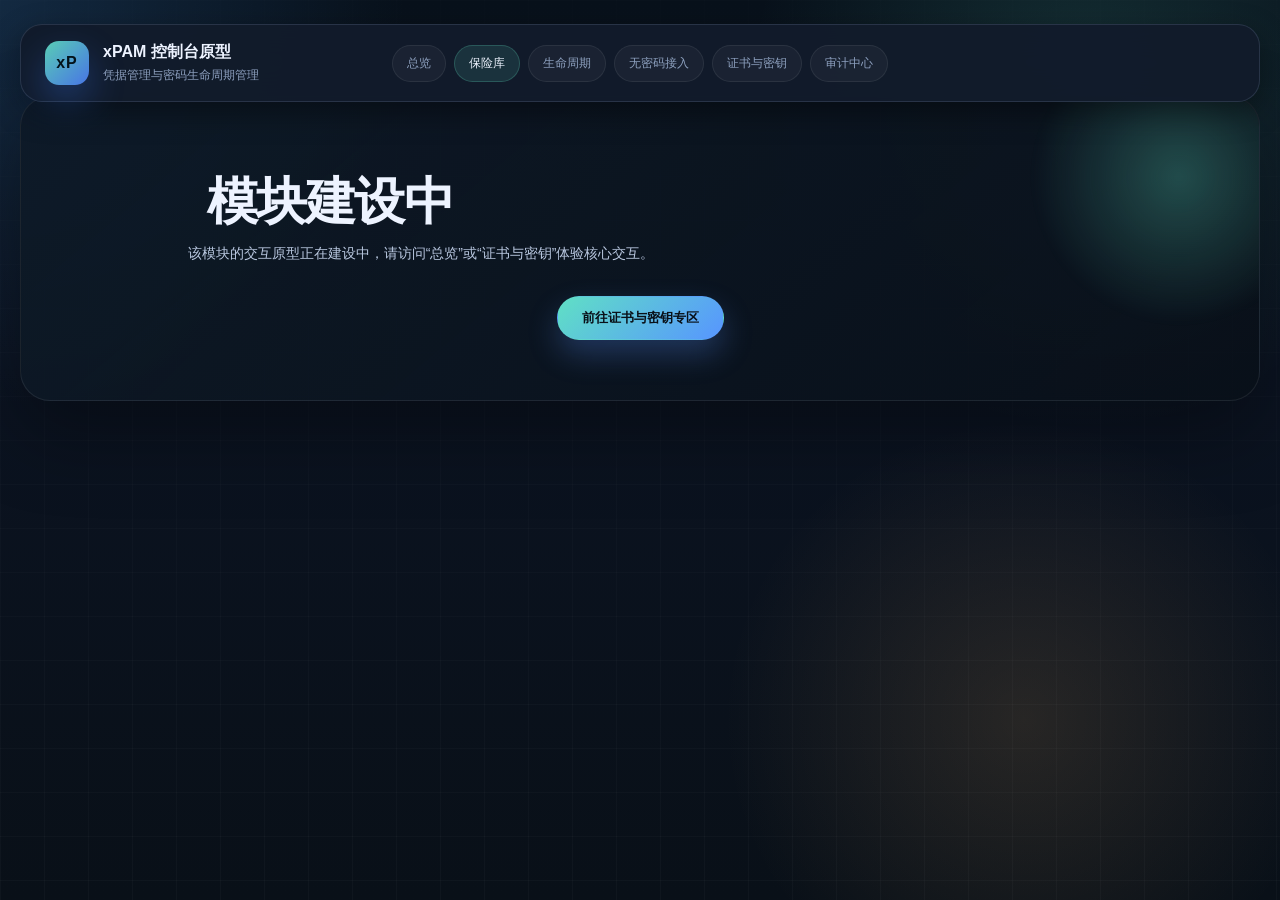
<file: vault.html>
<!DOCTYPE html>
<html lang="zh-CN">
  <head>
    <meta charset="UTF-8" />
    <meta name="viewport" content="width=device-width, initial-scale=1.0" />
    <title>模块建设中 - xPAM</title>
    <link rel="stylesheet" href="./assets/css/common.css" />
  </head>
  <body>
    <div class="shell">
      <nav class="topbar">
        <div class="brand">
          <div class="brand-badge">xP</div>
          <div class="brand-meta">
            <h1>xPAM 控制台原型</h1>
            <p>凭据管理与密码生命周期管理</p>
          </div>
        </div>
        <div class="nav-pills">
          <a href="./index.html" class="pill">总览</a>
          <a href="./vault.html" class="pill active">保险库</a>
          <a href="./lifecycle.html" class="pill">生命周期</a>
          <a href="./passwordless.html" class="pill">无密码接入</a>
          <a href="./cert-key.html" class="pill">证书与密钥</a>
          <a href="./audit.html" class="pill">审计中心</a>
        </div>
      </nav>

      <header class="hero" style="padding: 60px 40px; text-align: center;">
        <h2 class="hero-title">模块建设中</h2>
        <p class="hero-desc">该模块的交互原型正在建设中，请访问“总览”或“证书与密钥”体验核心交互。</p>
        <div style="margin-top: 30px;">
          <a href="./cert-key.html" class="primary-btn" style="padding: 12px 24px; display: inline-block;">前往证书与密钥专区</a>
        </div>
      </header>
    </div>
  </body>
</html>
</file>
<file: assets/css/common.css>
:root {
        --bg: #0a1019;
        --panel: rgba(13, 22, 35, 0.84);
        --panel-strong: rgba(18, 28, 43, 0.96);
        --line: rgba(143, 166, 198, 0.18);
        --line-strong: rgba(116, 193, 179, 0.38);
        --text: #edf3ff;
        --muted: #8da0bf;
        --accent: #60e0c5;
        --accent-2: #ffbe6d;
        --danger: #ff7f86;
        --info: #7ab8ff;
        --success: #5be6a8;
        --shadow: 0 30px 80px rgba(0, 0, 0, 0.35);
        --radius-xl: 28px;
        --radius-lg: 22px;
        --radius-md: 16px;
        --radius-sm: 12px;
        --mono: "SFMono-Regular", "Consolas", "Menlo", monospace;
        --font: "PingFang SC", "Hiragino Sans GB", "Noto Sans SC",
          "Microsoft YaHei", sans-serif;
      }

      * {
        box-sizing: border-box;
      }

      html {
        scroll-behavior: smooth;
      }

      body {
        margin: 0;
        font-family: var(--font);
        background:
          radial-gradient(circle at top left, rgba(74, 163, 255, 0.17), transparent 26%),
          radial-gradient(circle at 85% 10%, rgba(96, 224, 197, 0.15), transparent 25%),
          radial-gradient(circle at 80% 80%, rgba(255, 190, 109, 0.12), transparent 24%),
          linear-gradient(180deg, #08111b 0%, #0b1321 40%, #091018 100%);
        color: var(--text);
        min-height: 100vh;
      }

      body::before {
        content: "";
        position: fixed;
        inset: 0;
        pointer-events: none;
        background-image:
          linear-gradient(rgba(255, 255, 255, 0.03) 1px, transparent 1px),
          linear-gradient(90deg, rgba(255, 255, 255, 0.03) 1px, transparent 1px);
        background-size: 44px 44px;
        mask-image: linear-gradient(180deg, rgba(0, 0, 0, 0.25), rgba(0, 0, 0, 0.85));
      }

      a {
        color: inherit;
        text-decoration: none;
      }

      .shell {
        max-width: 1400px;
        margin: 0 auto;
        padding: 0 20px;
        position: relative;
      }

      .topbar {
        position: sticky;
        top: 24px;
        z-index: 100;
        display: flex;
        align-items: center;
        justify-content: space-between;
        background: var(--panel-strong);
        backdrop-filter: blur(20px);
        -webkit-backdrop-filter: blur(20px);
        padding: 16px 24px;
        border-radius: var(--radius-lg);
        border: 1px solid var(--line);
        box-shadow: 0 10px 30px rgba(0, 0, 0, 0.4);
        max-width: 1360px; /* shell 宽度减去两边 padding */
        margin: 0 auto;
        width: 100%;
        box-sizing: border-box;
      }

      .brand {
        display: flex;
        align-items: center;
        gap: 14px;
      }

      .brand-badge {
        width: 44px;
        height: 44px;
        border-radius: 14px;
        background:
          linear-gradient(135deg, rgba(96, 224, 197, 0.9), rgba(77, 125, 245, 0.92));
        display: grid;
        place-items: center;
        font-size: 16px;
        font-weight: 700;
        letter-spacing: 1px;
        color: #03131b;
        box-shadow: 0 16px 36px rgba(59, 125, 255, 0.32);
      }

      .brand-meta h1 {
        margin: 0;
        font-size: 16px;
        font-weight: 700;
      }

      .brand-meta p {
        margin: 4px 0 0;
        font-size: 12px;
        color: var(--muted);
      }

      .top-actions,
      .hero-tags,
      .toolbar,
      .subtabs,
      .mini-tags {
        display: flex;
        gap: 10px;
        flex-wrap: wrap;
      }

      .nav-pills {
        display: flex;
        gap: 8px;
        position: absolute;
        left: 50%;
        transform: translateX(-50%);
      }

      .pill,
      .ghost-btn,
      .primary-btn,
      .tab-btn,
      .small-btn {
        border: 1px solid transparent;
        border-radius: 999px;
        cursor: pointer;
        transition: transform 0.22s ease, background 0.22s ease, border-color 0.22s ease,
          box-shadow 0.22s ease, color 0.22s ease;
        font-family: inherit;
      }

      .pill {
        padding: 9px 14px;
        background: rgba(255, 255, 255, 0.04);
        border-color: rgba(255, 255, 255, 0.07);
        color: var(--muted);
        font-size: 12px;
      }

      .pill.active,
      .pill:hover {
        color: var(--text);
        background: rgba(96, 224, 197, 0.12);
        border-color: rgba(96, 224, 197, 0.22);
      }

      .small-btn,
      .ghost-btn,
      .primary-btn {
        padding: 11px 16px;
        font-size: 13px;
      }

      .ghost-btn {
        background: rgba(255, 255, 255, 0.04);
        border-color: rgba(255, 255, 255, 0.08);
        color: var(--text);
      }

      .primary-btn {
        background: linear-gradient(135deg, rgba(96, 224, 197, 1), rgba(87, 149, 255, 1));
        color: #091018;
        font-weight: 700;
        box-shadow: 0 14px 30px rgba(88, 145, 255, 0.28);
      }

      .small-btn:hover,
      .ghost-btn:hover,
      .primary-btn:hover,
      .tab-btn:hover {
        transform: translateY(-2px);
      }

      .hero {
        margin-top: 18px;
        padding: 32px;
        border-radius: 30px;
        border: 1px solid rgba(255, 255, 255, 0.08);
        background:
          linear-gradient(140deg, rgba(14, 25, 39, 0.96), rgba(9, 16, 25, 0.92)),
          linear-gradient(135deg, rgba(96, 224, 197, 0.12), transparent 40%);
        box-shadow: var(--shadow);
        overflow: hidden;
        position: relative;
      }

      .hero::after {
        content: "";
        position: absolute;
        right: -80px;
        top: -80px;
        width: 320px;
        height: 320px;
        border-radius: 50%;
        background: radial-gradient(circle, rgba(96, 224, 197, 0.28), transparent 65%);
        filter: blur(4px);
      }

      .hero-grid {
        display: grid;
        grid-template-columns: minmax(0, 1.4fr) minmax(320px, 0.9fr);
        gap: 26px;
        position: relative;
        z-index: 1;
      }

      .eyebrow {
        display: inline-flex;
        gap: 8px;
        align-items: center;
        padding: 8px 12px;
        border-radius: 999px;
        background: rgba(255, 255, 255, 0.06);
        color: #c9d5ee;
        font-size: 12px;
        letter-spacing: 0.4px;
      }

      .hero h2 {
        margin: 18px 0 12px;
        font-size: clamp(34px, 4vw, 54px);
        line-height: 1.05;
        letter-spacing: -1.8px;
        max-width: 10.5em;
      }

      .hero p {
        margin: 0;
        max-width: 720px;
        line-height: 1.8;
        color: #b9c8e0;
        font-size: 14px;
      }

      .hero-tags {
        margin: 22px 0 26px;
      }

      .hero-tag {
        padding: 8px 12px;
        border-radius: 999px;
        background: rgba(255, 255, 255, 0.04);
        border: 1px solid rgba(255, 255, 255, 0.08);
        color: #cfdbef;
        font-size: 12px;
      }

      .hero-side {
        background: linear-gradient(180deg, rgba(18, 31, 47, 0.88), rgba(13, 22, 34, 0.86));
        border: 1px solid rgba(255, 255, 255, 0.08);
        border-radius: 24px;
        padding: 22px;
        min-height: 100%;
      }

      .panel-title {
        display: flex;
        align-items: center;
        justify-content: space-between;
        gap: 12px;
        margin-bottom: 16px;
      }

      .panel-title h3,
      .section-title h3 {
        margin: 0;
        font-size: 18px;
      }

      .panel-title span,
      .section-title p,
      .hint,
      .meta {
        color: var(--muted);
        font-size: 12px;
      }

      .signal-list {
        display: grid;
        gap: 12px;
      }

      .signal-item {
        padding: 14px 16px;
        border-radius: 18px;
        background: rgba(255, 255, 255, 0.03);
        border: 1px solid rgba(255, 255, 255, 0.06);
      }

      .signal-item strong,
      .metric-value,
      .stat-figure,
      .score-value,
      .vault-count {
        display: block;
        font-family: var(--mono);
      }

      .signal-item strong {
        color: var(--text);
        font-size: 20px;
        margin-bottom: 6px;
      }

      .signal-bar {
        margin-top: 12px;
        height: 8px;
        border-radius: 999px;
        overflow: hidden;
        background: rgba(255, 255, 255, 0.06);
      }

      .signal-bar span {
        display: block;
        height: 100%;
        border-radius: inherit;
        background: linear-gradient(90deg, var(--accent), rgba(122, 184, 255, 0.95));
      }

      .metrics {
        margin-top: 18px;
        display: grid;
        grid-template-columns: repeat(4, minmax(0, 1fr));
        gap: 16px;
      }

      .metric-card,
      .surface,
      .list-card,
      .audit-card,
      .policy-card,
      .entry-card,
      .cert-card,
      .connect-card {
        background: var(--panel);
        border: 1px solid rgba(255, 255, 255, 0.08);
        border-radius: 24px;
        box-shadow: var(--shadow);
        backdrop-filter: blur(14px);
      }

      .metric-card {
        padding: 18px 18px 16px;
        position: relative;
        overflow: hidden;
      }

      .metric-card::after {
        content: "";
        position: absolute;
        right: -24px;
        bottom: -24px;
        width: 100px;
        height: 100px;
        border-radius: 50%;
        background: radial-gradient(circle, rgba(96, 224, 197, 0.22), transparent 64%);
      }

      .metric-label {
        font-size: 12px;
        color: var(--muted);
      }

      .metric-value {
        font-size: 28px;
        margin: 10px 0 8px;
      }

      .metric-detail {
        display: flex;
        justify-content: space-between;
        align-items: center;
        gap: 12px;
        font-size: 12px;
        color: #c8d4e8;
      }

      .up {
        color: var(--success);
      }

      .warn {
        color: var(--accent-2);
      }

      .danger {
        color: var(--danger);
      }

      .info {
        color: var(--info);
      }

      .main-grid {
        margin-top: 18px;
        display: grid;
        grid-template-columns: minmax(0, 1.45fr) minmax(320px, 0.82fr);
        gap: 18px;
      }

      .stack {
        display: grid;
        gap: 18px;
      }

      .surface {
        padding: 22px;
      }

      .section-title {
        display: flex;
        justify-content: space-between;
        gap: 14px;
        align-items: end;
        margin-bottom: 18px;
      }

      .section-title p {
        margin: 6px 0 0;
      }

      .toolbar {
        align-items: center;
      }

      .tab-btn {
        background: rgba(255, 255, 255, 0.04);
        border: 1px solid rgba(255, 255, 255, 0.08);
        color: var(--muted);
        padding: 10px 14px;
        font-size: 13px;
      }

      .tab-btn.active {
        color: var(--text);
        background: rgba(96, 224, 197, 0.14);
        border-color: rgba(96, 224, 197, 0.3);
        box-shadow: 0 8px 24px rgba(54, 161, 146, 0.16);
      }

      .vault-grid {
        display: grid;
        grid-template-columns: minmax(0, 1fr) 300px;
        gap: 18px;
      }

      .vault-list {
        display: grid;
        gap: 14px;
      }

      .entry-card {
        padding: 18px;
        position: relative;
        transition: transform 0.24s ease, border-color 0.24s ease, background 0.24s ease;
      }

      .entry-card:hover {
        transform: translateY(-4px);
        border-color: rgba(96, 224, 197, 0.22);
        background: rgba(18, 29, 45, 0.98);
      }

      .entry-top,
      .entry-meta,
      .task-row,
      .audit-row,
      .cert-row,
      .connection-row {
        display: flex;
        align-items: center;
        justify-content: space-between;
        gap: 12px;
      }

      .entry-top h4,
      .task-row h4,
      .audit-row h4,
      .cert-row h4 {
        margin: 0;
        font-size: 16px;
      }

      .badge,
      .status-dot,
      .tone,
      .chip {
        display: inline-flex;
        align-items: center;
        gap: 6px;
        padding: 6px 10px;
        border-radius: 999px;
        font-size: 11px;
      }

      .badge {
        border: 1px solid rgba(255, 255, 255, 0.08);
        background: rgba(255, 255, 255, 0.04);
        color: #dbe5f7;
      }

      .tone-success {
        background: rgba(91, 230, 168, 0.12);
        color: #86f0bf;
      }

      .tone-warn {
        background: rgba(255, 190, 109, 0.12);
        color: #ffd08f;
      }

      .tone-danger {
        background: rgba(255, 127, 134, 0.13);
        color: #ffb0b4;
      }

      .tone-info {
        background: rgba(122, 184, 255, 0.14);
        color: #abd1ff;
      }

      .entry-meta {
        margin-top: 14px;
        color: var(--muted);
        font-size: 12px;
        flex-wrap: wrap;
      }

      .entry-actions {
        margin-top: 16px;
        display: flex;
        gap: 10px;
        flex-wrap: wrap;
      }

      .small-btn {
        background: rgba(255, 255, 255, 0.04);
        border-color: rgba(255, 255, 255, 0.08);
        color: var(--text);
      }

      .small-btn.primary {
        background: rgba(96, 224, 197, 0.14);
        border-color: rgba(96, 224, 197, 0.2);
        color: #a6f1e3;
      }

      .detail-card {
        padding: 18px;
        border-radius: 22px;
        background: linear-gradient(180deg, rgba(17, 28, 43, 0.96), rgba(12, 18, 27, 0.96));
        border: 1px solid rgba(255, 255, 255, 0.08);
      }

      .detail-card h4 {
        margin: 0 0 12px;
        font-size: 16px;
      }

      .score-ring {
        width: 128px;
        height: 128px;
        margin: 10px auto 16px;
        border-radius: 50%;
        display: grid;
        place-items: center;
        background:
          radial-gradient(circle, rgba(13, 20, 31, 1) 56%, transparent 57%),
          conic-gradient(var(--accent) 0 72%, rgba(255, 255, 255, 0.08) 72% 100%);
      }

      .score-value {
        font-size: 26px;
      }

      .check-list,
      .timeline,
      .task-list,
      .connect-list,
      .policy-list {
        display: grid;
        gap: 12px;
      }

      .check-item,
      .timeline-item,
      .task-card,
      .connect-card,
      .policy-card,
      .audit-card,
      .cert-card {
        padding: 16px;
        border-radius: 18px;
        background: rgba(255, 255, 255, 0.03);
        border: 1px solid rgba(255, 255, 255, 0.07);
      }

      .check-item strong,
      .task-card strong,
      .audit-card strong,
      .policy-card strong,
      .cert-card strong {
        display: block;
        margin-bottom: 6px;
      }

      .timeline {
        position: relative;
      }

      .timeline::before {
        content: "";
        position: absolute;
        left: 8px;
        top: 8px;
        bottom: 8px;
        width: 1px;
        background: rgba(255, 255, 255, 0.12);
      }

      .timeline-item {
        position: relative;
        padding-left: 22px;
      }

      .timeline-item::before {
        content: "";
        position: absolute;
        left: 2px;
        top: 20px;
        width: 12px;
        height: 12px;
        border-radius: 50%;
        background: var(--accent);
        box-shadow: 0 0 0 6px rgba(96, 224, 197, 0.14);
      }

      .split {
        display: grid;
        grid-template-columns: repeat(2, minmax(0, 1fr));
        gap: 18px;
      }

      .mini-bar {
        margin-top: 10px;
        height: 7px;
        border-radius: 999px;
        background: rgba(255, 255, 255, 0.06);
        overflow: hidden;
      }

      .mini-bar span {
        display: block;
        height: 100%;
        border-radius: inherit;
        background: linear-gradient(90deg, var(--accent), var(--accent-2));
      }

      .connect-grid {
        display: grid;
        grid-template-columns: 1.1fr 0.9fr;
        gap: 18px;
      }

      .arch-card {
        padding: 18px;
        border-radius: 24px;
        border: 1px solid rgba(255, 255, 255, 0.08);
        background:
          linear-gradient(180deg, rgba(16, 26, 40, 0.98), rgba(11, 18, 29, 0.92));
      }

      .arch-grid {
        margin-top: 18px;
        display: grid;
        grid-template-columns: 1fr 0.7fr 1fr;
        gap: 14px;
        align-items: stretch;
      }

      .arch-node {
        padding: 18px 16px;
        border-radius: 20px;
        border: 1px solid rgba(255, 255, 255, 0.08);
        background: rgba(255, 255, 255, 0.03);
        min-height: 146px;
      }

      .arch-link {
        display: grid;
        place-items: center;
        color: var(--muted);
        font-size: 13px;
      }

      .arch-link::before {
        content: "";
        width: 100%;
        height: 2px;
        background: linear-gradient(90deg, transparent, rgba(96, 224, 197, 0.65), transparent);
        display: block;
        margin-bottom: 8px;
      }

      .footer-space {
        height: 10px;
      }

      .hidden {
        display: none;
      }

      @media (max-width: 1180px) {
        .hero-grid,
        .main-grid,
        .vault-grid,
        .connect-grid,
        .split,
        .metrics {
          grid-template-columns: 1fr 1fr;
        }

        .hero-grid > :first-child,
        .main-grid > :first-child,
        .vault-grid > :first-child,
        .connect-grid > :first-child,
        .split > :first-child {
          grid-column: 1 / -1;
        }
      }

      @media (max-width: 860px) {
        .shell {
          width: min(100% - 20px, 1440px);
        }

        .topbar,
        .section-title,
        .panel-title,
        .entry-top,
        .task-row,
        .audit-row,
        .cert-row,
        .connection-row {
          align-items: flex-start;
          flex-direction: column;
        }

        .metrics,
        .main-grid,
        .vault-grid,
        .connect-grid,
        .split {
          grid-template-columns: 1fr;
        }

        .hero,
        .surface {
          padding: 18px;
        }

        .hero h2 {
          font-size: 34px;
        }

        .arch-grid {
          grid-template-columns: 1fr;
        }

        .arch-link::before {
          width: 2px;
          height: 28px;
        }
      }
</file>
<file: assets/css/cert-key.css>
.table-container {
  background: var(--panel);
  border: 1px solid var(--line);
  border-radius: var(--radius-lg);
  overflow: hidden;
  margin-top: 20px;
}

.table-toolbar {
  display: flex;
  justify-content: space-between;
  align-items: center;
  padding: 16px 24px;
  border-bottom: 1px solid var(--line);
}

.filter-group {
  display: flex;
  gap: 12px;
}

.filter-input, .filter-select {
  background: rgba(0, 0, 0, 0.2);
  border: 1px solid var(--line);
  color: var(--text);
  padding: 8px 14px;
  border-radius: var(--radius-sm);
  font-family: inherit;
  font-size: 14px;
  outline: none;
}

.filter-input:focus, .filter-select:focus {
  border-color: var(--accent);
}

.data-table {
  width: 100%;
  border-collapse: collapse;
}

.data-table th, .data-table td {
  padding: 14px 24px;
  text-align: left;
  border-bottom: 1px solid rgba(255,255,255,0.04);
}

.data-table th {
  color: var(--muted);
  font-weight: 500;
  font-size: 13px;
  background: rgba(0, 0, 0, 0.1);
}

.data-table td {
  font-size: 14px;
}

input[type="checkbox"] {
  accent-color: var(--accent);
  width: 16px;
  height: 16px;
  cursor: pointer;
}

.data-table tbody tr:hover {
  background: rgba(255, 255, 255, 0.02);
}

.status-badge {
  display: inline-block;
  padding: 4px 10px;
  border-radius: 99px;
  font-size: 12px;
  font-weight: 500;
}

.status-active { background: rgba(91, 230, 168, 0.15); color: var(--success); }
.status-warning { background: rgba(255, 190, 109, 0.15); color: var(--accent-2); }
.status-danger { background: rgba(255, 127, 134, 0.15); color: var(--danger); }

.action-link {
  color: var(--info);
  cursor: pointer;
  margin-right: 12px;
  font-size: 13px;
}

.action-link:hover {
  text-decoration: underline;
}

.pagination {
  display: flex;
  justify-content: space-between;
  align-items: center;
  padding: 16px 24px;
  border-top: 1px solid var(--line);
  font-size: 13px;
  color: var(--muted);
}

.page-controls {
  display: flex;
  gap: 8px;
}

.page-btn {
  background: rgba(255, 255, 255, 0.05);
  border: 1px solid var(--line);
  color: var(--text);
  padding: 6px 12px;
  border-radius: 6px;
  cursor: pointer;
}

.page-btn:hover { background: rgba(255, 255, 255, 0.1); }
.page-btn.active { background: var(--accent); color: #000; border-color: var(--accent); }

/* Drawer */
.drawer-overlay {
  position: fixed;
  inset: 0;
  background: rgba(0, 0, 0, 0.6);
  backdrop-filter: blur(4px);
  z-index: 100;
  opacity: 0;
  pointer-events: none;
  transition: opacity 0.3s ease;
}

.drawer-overlay.open {
  opacity: 1;
  pointer-events: auto;
}

.drawer {
  position: fixed;
  top: 0;
  right: -500px;
  width: 500px;
  height: 100vh;
  background: var(--panel-strong);
  border-left: 1px solid var(--line-strong);
  box-shadow: -10px 0 40px rgba(0,0,0,0.5);
  z-index: 101;
  transition: right 0.3s cubic-bezier(0.16, 1, 0.3, 1);
  display: flex;
  flex-direction: column;
}

.drawer.open {
  right: 0;
}

.drawer-header {
  padding: 24px;
  border-bottom: 1px solid var(--line);
  display: flex;
  justify-content: space-between;
  align-items: center;
}

.drawer-header h3 { margin: 0; font-size: 18px; }
.close-btn { background: none; border: none; color: var(--muted); font-size: 24px; cursor: pointer; }
.close-btn:hover { color: var(--text); }

.drawer-body {
  padding: 24px;
  flex: 1;
  overflow-y: auto;
}

.detail-group {
  margin-bottom: 24px;
}

.detail-label {
  color: var(--muted);
  font-size: 12px;
  margin-bottom: 6px;
}

.detail-value {
  font-size: 14px;
  word-break: break-all;
}

/* Modal */
.modal-overlay {
  position: fixed;
  inset: 0;
  background: rgba(0, 0, 0, 0.6);
  backdrop-filter: blur(4px);
  z-index: 100;
  opacity: 0;
  pointer-events: none;
  transition: opacity 0.2s ease;
  display: grid;
  place-items: center;
}

.modal-overlay.open {
  opacity: 1;
  pointer-events: auto;
}

.modal {
  background: var(--panel-strong);
  border: 1px solid var(--line-strong);
  border-radius: var(--radius-lg);
  width: 480px;
  box-shadow: var(--shadow);
  transform: translateY(20px);
  transition: transform 0.3s cubic-bezier(0.16, 1, 0.3, 1);
}

.modal-overlay.open .modal {
  transform: translateY(0);
}

.modal-header {
  padding: 20px 24px;
  border-bottom: 1px solid var(--line);
  display: flex;
  justify-content: space-between;
  align-items: center;
}

.modal-header h3 { margin: 0; font-size: 16px; }

.modal-body {
  padding: 24px;
}

.form-group {
  margin-bottom: 16px;
}

.form-group label {
  display: block;
  font-size: 13px;
  color: var(--muted);
  margin-bottom: 8px;
}

.form-group input, .form-group select {
  width: 100%;
  background: rgba(0,0,0,0.2);
  border: 1px solid var(--line);
  color: var(--text);
  padding: 10px 14px;
  border-radius: var(--radius-sm);
  outline: none;
}

.form-group input:focus, .form-group select:focus {
  border-color: var(--accent);
}

.modal-footer {
  padding: 16px 24px;
  border-top: 1px solid var(--line);
  display: flex;
  justify-content: flex-end;
  gap: 12px;
}

/* Detail specific styling */
.version-list {
  display: flex;
  flex-direction: column;
  gap: 12px;
  margin-top: 16px;
}

.version-item {
  display: flex;
  align-items: center;
  justify-content: space-between;
  padding: 16px;
  background: rgba(255,255,255,0.02);
  border: 1px solid var(--line);
  border-radius: var(--radius-sm);
}

.version-item.active {
  border-left: 3px solid var(--success);
  background: rgba(91, 230, 168, 0.05);
}

.version-item.standby {
  border-left: 3px solid var(--accent-2);
}

.version-info {
  display: flex;
  flex-direction: column;
  gap: 6px;
}

.version-id {
  font-family: var(--mono);
  font-size: 14px;
  font-weight: bold;
}

.version-meta {
  font-size: 12px;
  color: var(--muted);
  display: flex;
  gap: 16px;
}

.relation-card {
  padding: 16px;
  background: rgba(0,0,0,0.2);
  border: 1px solid var(--line);
  border-radius: var(--radius-sm);
  display: flex;
  justify-content: space-between;
  align-items: center;
  margin-top: 12px;
}
</file>
<file: assets/css/passwordless.css>
.scheme-grid {
  display: grid;
  grid-template-columns: repeat(3, 1fr);
  gap: 24px;
  margin-bottom: 40px;
}

.scheme-card {
  background: var(--panel);
  border: 1px solid var(--line);
  border-radius: var(--radius-lg);
  padding: 24px;
  transition: transform 0.2s ease, box-shadow 0.2s ease, border-color 0.2s ease;
  position: relative;
  overflow: hidden;
}

.scheme-card:hover {
  transform: translateY(-4px);
  box-shadow: var(--shadow);
  border-color: var(--accent);
}

.scheme-icon {
  width: 48px;
  height: 48px;
  border-radius: 12px;
  background: rgba(255,255,255,0.05);
  display: flex;
  align-items: center;
  justify-content: center;
  font-size: 24px;
  margin-bottom: 16px;
  color: var(--accent);
}

.scheme-title {
  font-size: 18px;
  font-weight: 600;
  margin-bottom: 8px;
  display: flex;
  align-items: center;
  gap: 8px;
}

.scheme-desc {
  color: var(--muted);
  font-size: 13px;
  line-height: 1.6;
  margin-bottom: 20px;
  min-height: 60px;
}

.feature-list {
  list-style: none;
  padding: 0;
  margin: 0 0 24px 0;
}

.feature-list li {
  font-size: 13px;
  color: var(--text);
  margin-bottom: 8px;
  display: flex;
  align-items: flex-start;
  gap: 8px;
}

.feature-list li::before {
  content: "✓";
  color: var(--success);
  font-weight: bold;
}

.app-list-container {
  background: var(--panel);
  border: 1px solid var(--line);
  border-radius: var(--radius-lg);
  padding: 24px;
}

.app-list-header {
  display: flex;
  justify-content: space-between;
  align-items: center;
  margin-bottom: 20px;
}

.app-list-header h3 {
  margin: 0;
  font-size: 18px;
}

.code-block {
  background: #0d1117;
  border: 1px solid rgba(255,255,255,0.1);
  border-radius: var(--radius-sm);
  padding: 16px;
  font-family: var(--mono);
  font-size: 13px;
  color: #e6edf3;
  overflow-x: auto;
  line-height: 1.5;
  margin: 16px 0;
}

.code-keyword { color: #ff7b72; }
.code-string { color: #a5d6ff; }
.code-comment { color: #8b949e; }
.code-function { color: #d2a8ff; }
</file>
